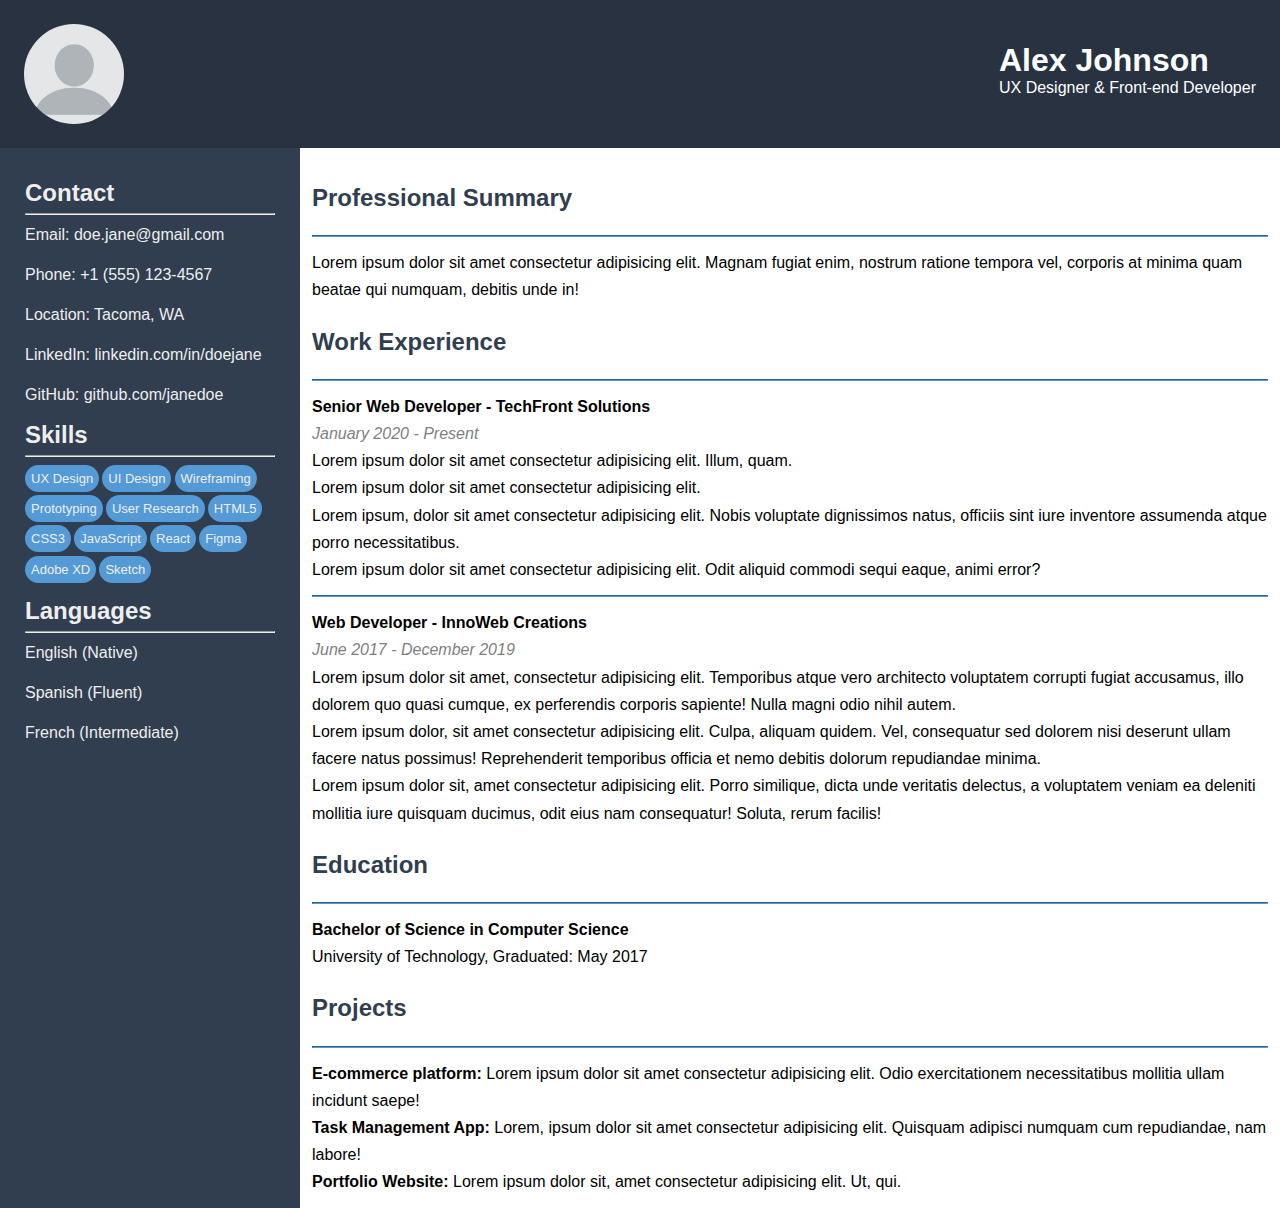
<file: resume 3/index.html>
<!DOCTYPE html>
<html lang="en">
    <head>
        <meta charset="UTF-8">
        <meta name="viewport" content="width=device-width, initial-scale=1.0">
        <link rel="stylesheet" href="./resume-3.css">
        <title>Resume Three</title>
    </head>
    <body>
        <div class="container">
            <header>
                <img src="./images/pfp.png" alt="profile picture">

                <div class="header-txt">
                    <h1>Alex Johnson</h1>
                    <p>UX Designer &amp; Front-end Developer</p>
                </div>
            </header>

            <aside>
                <div class="contact">
                    <h2>Contact</h2>
                    <hr>
                    <p>Email: doe.jane@gmail.com</p>
                    <p>Phone: +1 (555) 123-4567</p>
                    <p>Location: Tacoma, WA</p>
                    <p>LinkedIn: linkedin.com/in/doejane</p>
                    <p>GitHub: github.com/janedoe</p>
                </div>

                <div class="skills">
                    <h2>Skills</h2>
                    <hr>
                    <div class="chips">
                        <p>UX Design</p>
                        <p>UI Design</p>
                        <p>Wireframing</p>
                        <p>Prototyping</p>
                        <p>User Research</p>
                        <p>HTML5</p>
                        <p>CSS3</p>
                        <p>JavaScript</p>
                        <p>React</p>
                        <p>Figma</p>
                        <p>Adobe XD</p>
                        <p>Sketch</p>
                    </div>
                </div>

                <div class="lang">
                    <h2>Languages</h2>
                    <hr>
                    <p>English (Native)</p>
                    <p>Spanish (Fluent)</p>
                    <p>French (Intermediate)</p>
                </div>
            </aside>

            <main class="content">
                <h2 id="title">Professional Summary</h1>
                <hr>
                <p>Lorem ipsum dolor sit amet consectetur adipisicing elit. Magnam fugiat enim, nostrum ratione tempora vel, corporis at minima quam beatae qui numquam, debitis unde in!</p>

                <div class="work-exp">
                    <h2>Work Experience</h2>
                    <hr>

                    <div class="workexp-box">
                        <h4>Senior Web Developer - TechFront Solutions</h4>
                        <p class="ital">January 2020 - Present</p>
                        <p>Lorem ipsum dolor sit amet consectetur adipisicing elit. Illum, quam.</p>
                        <p>Lorem ipsum dolor sit amet consectetur adipisicing elit.</p>
                        <p>Lorem ipsum, dolor sit amet consectetur adipisicing elit. Nobis voluptate dignissimos natus, officiis sint iure inventore assumenda atque porro necessitatibus.</p>
                        <p>Lorem ipsum dolor sit amet consectetur adipisicing elit. Odit aliquid commodi sequi eaque, animi error?</p>    
                    </div>
                    <hr>
                    <div class="workexp-box">
                        <h4>Web Developer - InnoWeb Creations</h4>
                        <p class="ital">June 2017 - December 2019</p>
                        <p>Lorem ipsum dolor sit amet, consectetur adipisicing elit. Temporibus atque vero architecto voluptatem corrupti fugiat accusamus, illo dolorem quo quasi cumque, ex perferendis corporis sapiente! Nulla magni odio nihil autem.</p>
                        <p>Lorem ipsum dolor, sit amet consectetur adipisicing elit. Culpa, aliquam quidem. Vel, consequatur sed dolorem nisi deserunt ullam facere natus possimus! Reprehenderit temporibus officia et nemo debitis dolorum repudiandae minima.</p>
                        <p>Lorem ipsum dolor sit, amet consectetur adipisicing elit. Porro similique, dicta unde veritatis delectus, a voluptatem veniam ea deleniti mollitia iure quisquam ducimus, odit eius nam consequatur! Soluta, rerum facilis!</p>
                    </div>
                </div>

                <div class="edu">
                    <h2>Education</h2>
                    <hr>

                    <p><b>Bachelor of Science in Computer Science</b></p>
                    <p>University of Technology, Graduated: May 2017</p>
                </div>

                <div class="proj">
                    <h2>Projects</h2>
                    <hr>

                    <p><b>E-commerce platform:</b> Lorem ipsum dolor sit amet consectetur adipisicing elit. Odio exercitationem necessitatibus mollitia ullam incidunt saepe!</p>
                    <p><b>Task Management App:</b> Lorem, ipsum dolor sit amet consectetur adipisicing elit. Quisquam adipisci numquam cum repudiandae, nam labore!</p>
                    <p><b>Portfolio Website:</b> Lorem ipsum dolor sit, amet consectetur adipisicing elit. Ut, qui.</p>
                </div>
            </main>
        </div>
    </body>
</html>
</file>
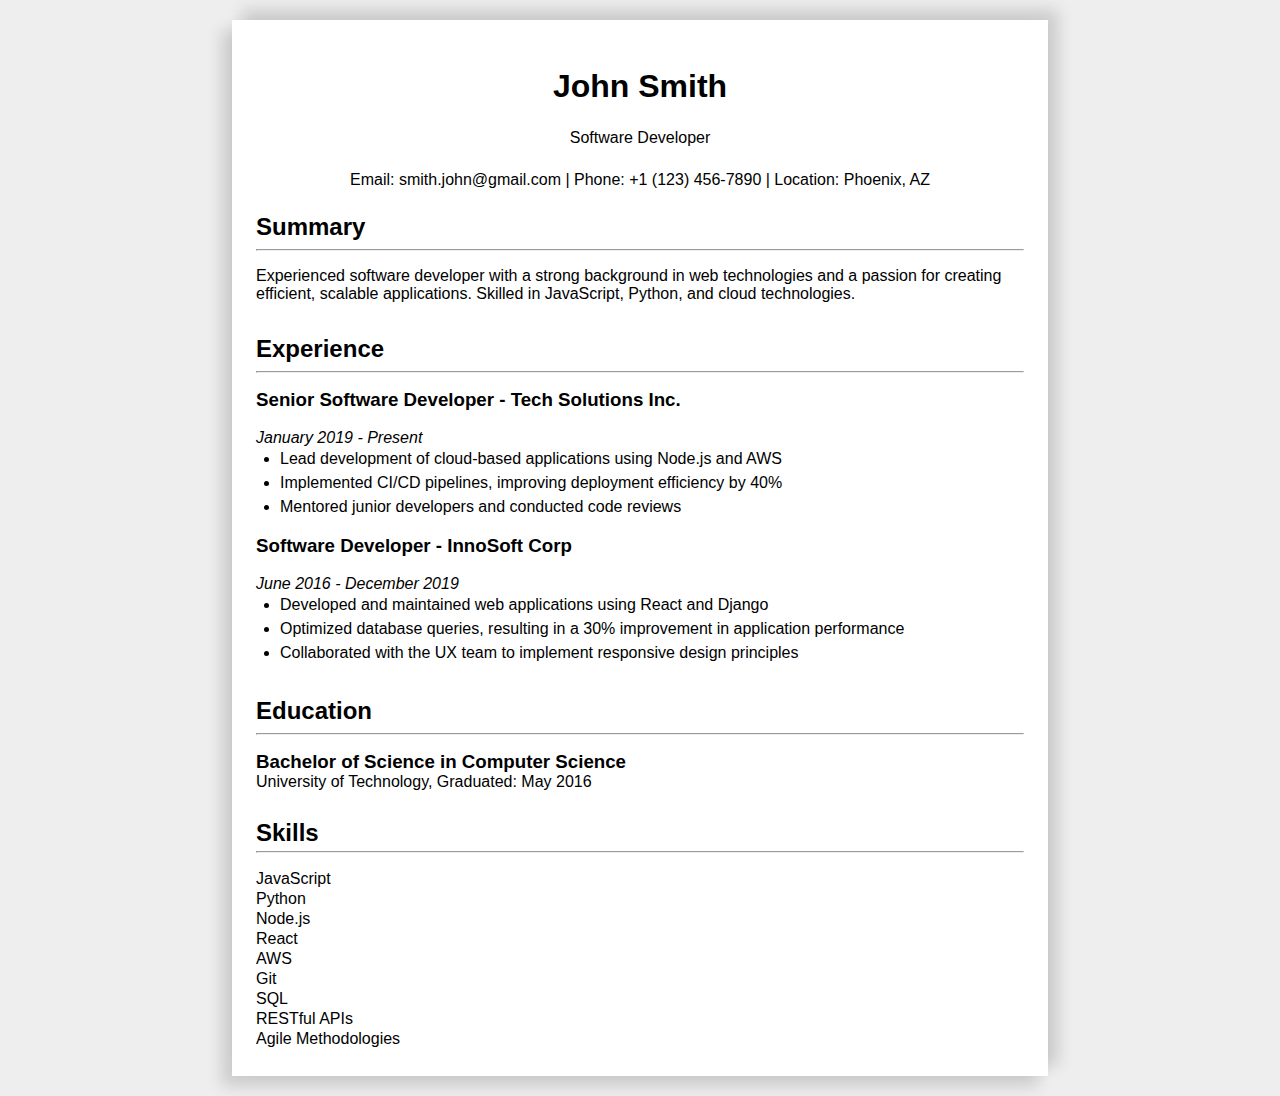
<file: resume 1/resume-1.html>
<!DOCTYPE html>
<html lang="en">
<head>
    <meta charset="UTF-8">
    <meta name="viewport" content="width=device-width, initial-scale=1.0">
    <link rel="stylesheet" href="resume-1.css">
    <title>Resume Number One</title>

    <style>
        .header {
            text-align: center;
            margin: 0.25in;
        }
        .header > * {
            margin: 0.05in;
            margin-bottom: 0.25in;
        }
    </style>
</head>
<body>
    <div class="paper">
        <!-- Document Header -->
        <header class="header">
            <h1>John Smith</h1>
            <p>Software Developer</p>
            <p>Email: smith.john@gmail.com | Phone: +1 (123) 456-7890 | Location: Phoenix, AZ</p>
        </header>

        <!-- Document Summary -->
        <section class="summary">
            <h2>Summary</h2>
            <hr>
            <p>Experienced software developer with a strong background in web technologies and a passion for creating efficient, 
                scalable applications. Skilled in JavaScript, Python, and cloud technologies.
            </p>
        </section>

        <!-- Experience -->
        <section class="experience">
            <h2>Experience</h2>
            <hr>

            <span class="exp-exp">
                <h3>Senior Software Developer - Tech Solutions Inc.</h3>
                <br>
                <p><i>January 2019 - Present</i></p>
                <ul>
                    <li>Lead development of cloud-based applications using Node.js and AWS</li>
                    <li>Implemented CI/CD pipelines, improving deployment efficiency by 40%</li>
                    <li>Mentored junior developers and conducted code reviews</li>
                </ul>
            </span>

            <span class="exp-exp">
                <h3>Software Developer - InnoSoft Corp</h3>
                <br>
                <p><i>June 2016 - December 2019</i></p>
                <ul>
                    <li>Developed and maintained web applications using React and Django</li>
                    <li>Optimized database queries, resulting in a 30% improvement in application performance</li>
                    <li>Collaborated with the UX team to implement responsive design principles</li>
                </ul>
            </span>
        </section>

        <!-- Education -->
        <section class="education">
            <h2>Education</h2>
            <hr>

            <h3>Bachelor of Science in Computer Science</h3>
            <p>University of Technology, Graduated: May 2016</p>
        </section>

        <!-- Skills -->
        <section class="skills">
            <h2>Skills</h2>
            <hr>

            <p class="skill-list">JavaScript</p>
            <p class="skill-list">Python</p>
            <p class="skill-list">Node.js</p>
            <p class="skill-list">React</p>
            <p class="skill-list">AWS</p>
            <p class="skill-list">Git</p>
            <p class="skill-list">SQL</p>
            <p class="skill-list">RESTful APIs</p>
            <p class="skill-list">Agile Methodologies</p>
        </section>
    </div>
</body>
</html>
</file>
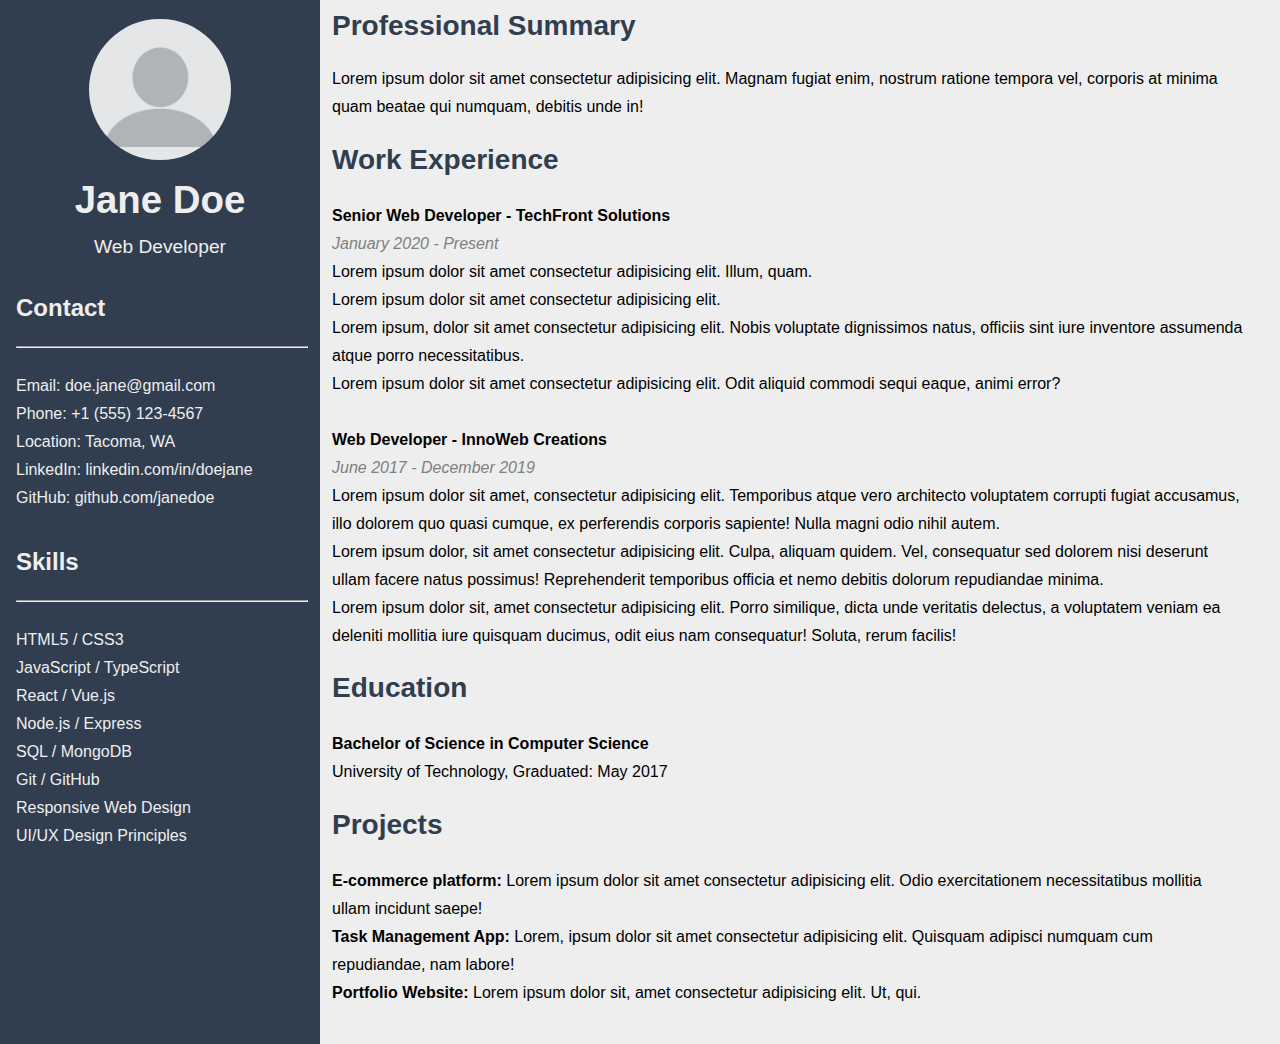
<file: resume 2/resume-2.html>
<!DOCTYPE html>
<html lang="en">
    <head>
        <meta charset="UTF-8">
        <meta name="viewport" content="width=device-width, initial-scale=1.0">
        <link rel="stylesheet" href="./resume-2.css">
        <title>Resume Number Two</title>
    </head>
    <body>
        <div class="container">
            <!-- Sidebar Code -->
            <aside class="sidebar">
                <!-- The top thingy -->
                <div class="human">
                    <div class="pfp-box">
                        <img src="./images/pfp.png" alt="Blank profile picture">
                    </div>    
                    
                    <h1>Jane Doe</h1>
                    <p>Web Developer</p>
                </div>

                <!-- Contact Section -->
                <div class="side-box">
                    <h2>Contact</h2>
                    <hr>

                    <!-- List of Contacts
                         lob = list of blank -->
                    <div class="lob">
                        <p>Email: doe.jane@gmail.com</p>
                        <p>Phone: +1 (555) 123-4567</p>
                        <p>Location: Tacoma, WA</p>
                        <p>LinkedIn: linkedin.com/in/doejane</p>
                        <p>GitHub: github.com/janedoe</p>
                    </div>
                </div>

                <!-- Skills Section
                     lob = list of blank -->
                <div class="side-box">
                    <h2>Skills</h2>
                    <hr>

                    <!--List of skills-->
                    <div class="lob">
                        <p>HTML5 / CSS3</p>
                        <p>JavaScript / TypeScript</p>
                        <p>React / Vue.js</p>
                        <p>Node.js / Express</p>
                        <p>SQL / MongoDB</p>
                        <p>Git / GitHub</p>
                        <p>Responsive Web Design</p>
                        <p>UI/UX Design Principles</p>
                    </div>
                </div>
            </aside>
            
            <main class="content">
                <h2 id="title">Professional Summary</h1>
                <p>Lorem ipsum dolor sit amet consectetur adipisicing elit. Magnam fugiat enim, nostrum ratione tempora vel, corporis at minima quam beatae qui numquam, debitis unde in!</p>

                <div class="work-exp">
                    <h2>Work Experience</h2>
                    <br>

                    <div class="workexp-box">
                        <h4>Senior Web Developer - TechFront Solutions</h4>
                        <p class="ital">January 2020 - Present</p>
                        <p>Lorem ipsum dolor sit amet consectetur adipisicing elit. Illum, quam.</p>
                        <p>Lorem ipsum dolor sit amet consectetur adipisicing elit.</p>
                        <p>Lorem ipsum, dolor sit amet consectetur adipisicing elit. Nobis voluptate dignissimos natus, officiis sint iure inventore assumenda atque porro necessitatibus.</p>
                        <p>Lorem ipsum dolor sit amet consectetur adipisicing elit. Odit aliquid commodi sequi eaque, animi error?</p>    
                    </div>
                    <br>
                    <div class="workexp-box">
                        <h4>Web Developer - InnoWeb Creations</h4>
                        <p class="ital">June 2017 - December 2019</p>
                        <p>Lorem ipsum dolor sit amet, consectetur adipisicing elit. Temporibus atque vero architecto voluptatem corrupti fugiat accusamus, illo dolorem quo quasi cumque, ex perferendis corporis sapiente! Nulla magni odio nihil autem.</p>
                        <p>Lorem ipsum dolor, sit amet consectetur adipisicing elit. Culpa, aliquam quidem. Vel, consequatur sed dolorem nisi deserunt ullam facere natus possimus! Reprehenderit temporibus officia et nemo debitis dolorum repudiandae minima.</p>
                        <p>Lorem ipsum dolor sit, amet consectetur adipisicing elit. Porro similique, dicta unde veritatis delectus, a voluptatem veniam ea deleniti mollitia iure quisquam ducimus, odit eius nam consequatur! Soluta, rerum facilis!</p>
                    </div>
                </div>

                <div class="edu">
                    <h2>Education</h2>
                    <br>

                    <p><b>Bachelor of Science in Computer Science</b></p>
                    <p>University of Technology, Graduated: May 2017</p>
                </div>

                <div class="proj">
                    <h2>Projects</h2>
                    <br>

                    <p><b>E-commerce platform:</b> Lorem ipsum dolor sit amet consectetur adipisicing elit. Odio exercitationem necessitatibus mollitia ullam incidunt saepe!</p>
                    <p><b>Task Management App:</b> Lorem, ipsum dolor sit amet consectetur adipisicing elit. Quisquam adipisci numquam cum repudiandae, nam labore!</p>
                    <p><b>Portfolio Website:</b> Lorem ipsum dolor sit, amet consectetur adipisicing elit. Ut, qui.</p>
                </div>
            </main>
        </div>
    </body>
</html>
</file>
<file: resume 3/resume-3.css>
* {
    margin: 0;
    padding: 0;
    box-sizing: border-box;
}
body {
    font-family: Arial, Helvetica, sans-serif;
    line-height: 1.7em;
}
.container {
    display: grid;
    grid-template-columns: 300px 1fr;
    grid-template-areas: 
    "hd hd"
    "sc mc"
    "sc mc";
}

header {
    grid-area: hd;
    background-color: #283241;
    color: white;
    display: flex;
    justify-content: space-between;
    align-items: center;
    padding: 12px;
}
header > * {
    margin: 12px;
}
header > img {
    border-radius: 100%;
    width: 5%;
    min-width: 100px;
}

aside {
    background-color: #313e50;
    color: #eee;
    padding: 25px;
    line-height: 2.5em;
}

.chips {
    display: flex;
    flex-wrap: wrap;
    gap: 0.2em;
    margin: 0.5em 0 0.5em 0;
}

.chips > * {
    font-size: small;
    padding: 6px;
    background-color: #549ad7;
    border-radius: 20px;
    line-height: initial
}

.content {
    margin: 0.75em;
}
.content h2 {
    color: #313e50;
    margin: 1em 0 1em 0;
}
.content hr {
    border-color: #549ad7;
    margin: 0.75em 0 0.75em 0;
}
.ital {
    font-style: italic;
    color: gray;
}

@media (max-width: 678px) {
    header {
        flex-direction: column;
        text-align: center;
    }
    header > img {
        min-width: 200px;
    }

    .container {
        display: grid;
        grid-template-columns: 1fr;
        grid-template-areas: 
        "hd"
        "sc"
        "mc";
    }
}
</file>
<file: resume 1/resume-1.css>
* {
    margin: 0;
    padding: 0;
    box-sizing: border-box;
}

body {
    background-color: #eee;
    color: black;
    font-family: Arial, Helvetica, sans-serif;
    transition: color 1s ease-in;
}

.paper {
    margin: 20px auto;
    padding: 0.25in;
    height: 11in;
    width: 8.5in;
    background-color: #fff;
    box-shadow: -10px 10px 15px rgba(0, 0, 0, 0.15), 
    10px -10px 15px rgba(0, 0, 0, 0.15);
}

ul {
    margin-left: 0.25in;
    line-height: 1.5em;
}
hr {
    margin: 0.50em 0 1em 0;
}

section {
    margin: 0.5em 0 2em 0;
}

.header {
    text-align: center;
    margin: 0.25in;
}
.header > * {
    margin: 0.05in;
    margin-bottom: 0.25in;
}

.exp-exp {
    display: block;
    margin: 1em 0 1em 0;
}

.skills {
    line-height: 1.25em;
}
</file>
<file: resume 2/resume-2.css>
* {
    margin: 0;
    padding: 0;
    box-sizing: border-box;
}

body {
    font-family: Arial, Helvetica, sans-serif;
}

.container {
    width: 100%;
    display: grid;
    grid-template-columns: 1fr 3fr;
}
@media (max-width: 678px) {
    .container {
        grid-template-columns: 1fr;
    }
}
.sidebar {
    background-color: #313e50;
    color: #eee;
    padding: 12px;
    user-select: none;
}

.human {
    text-align: center;
    font-size: 1.2em;
}
.human > * {
    margin: 0.35em;
}
.sidebar img {
    border-radius: 100%;
    width: 50%;
}

.side-box {
    margin: 1.5em 0 1.5em 0.25em;
}
.side-box > * {
    margin: 1.5em 0 1em 0;
}
.lob {
    line-height: 1.75em;
}

.content {
    background-color: #eee;
    padding: 12px;
    line-height: 1.75em;
}
.content > * {
    margin: 1.55em;
    margin-left: auto;
}
#title {
    margin: 0;
}
.ital {
    font-style: italic;
    color: gray;
}
.content h2 {
    font-size: 1.75em;
    color: #313e50;
}
</file>
